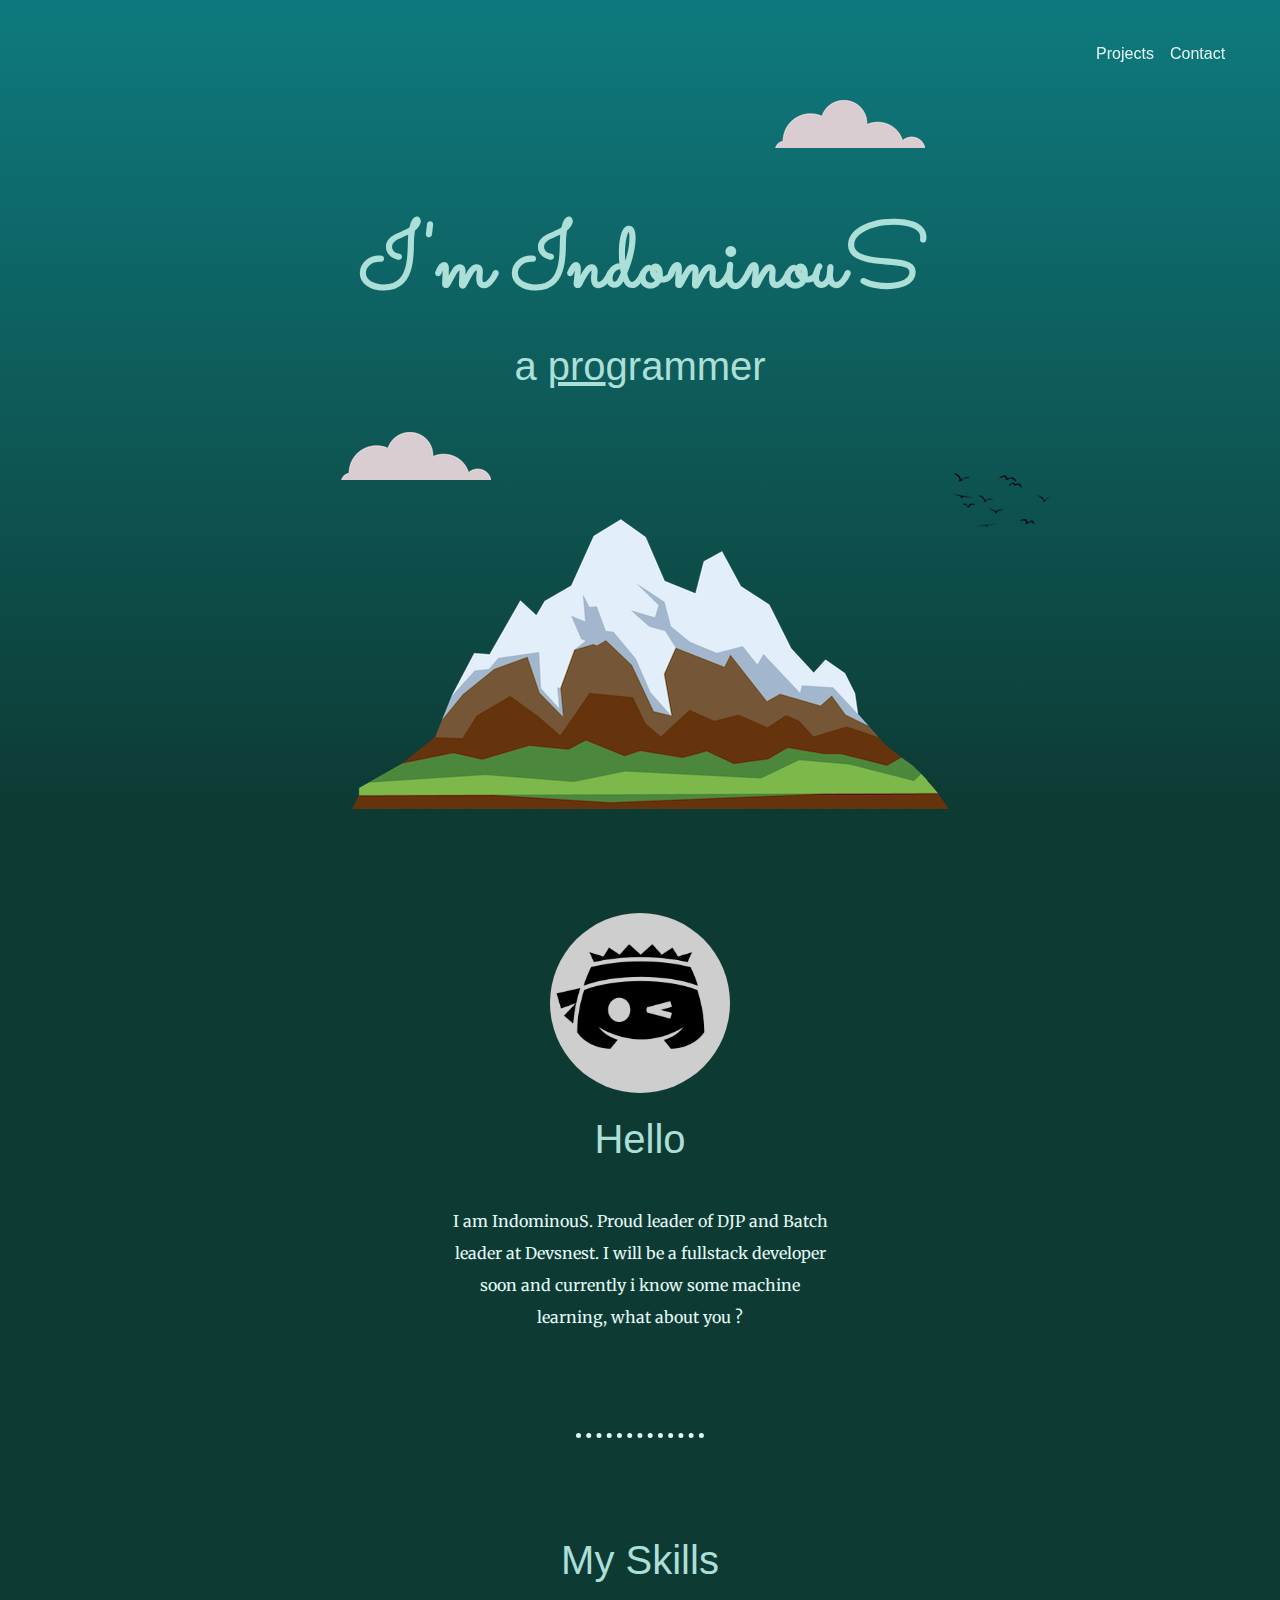
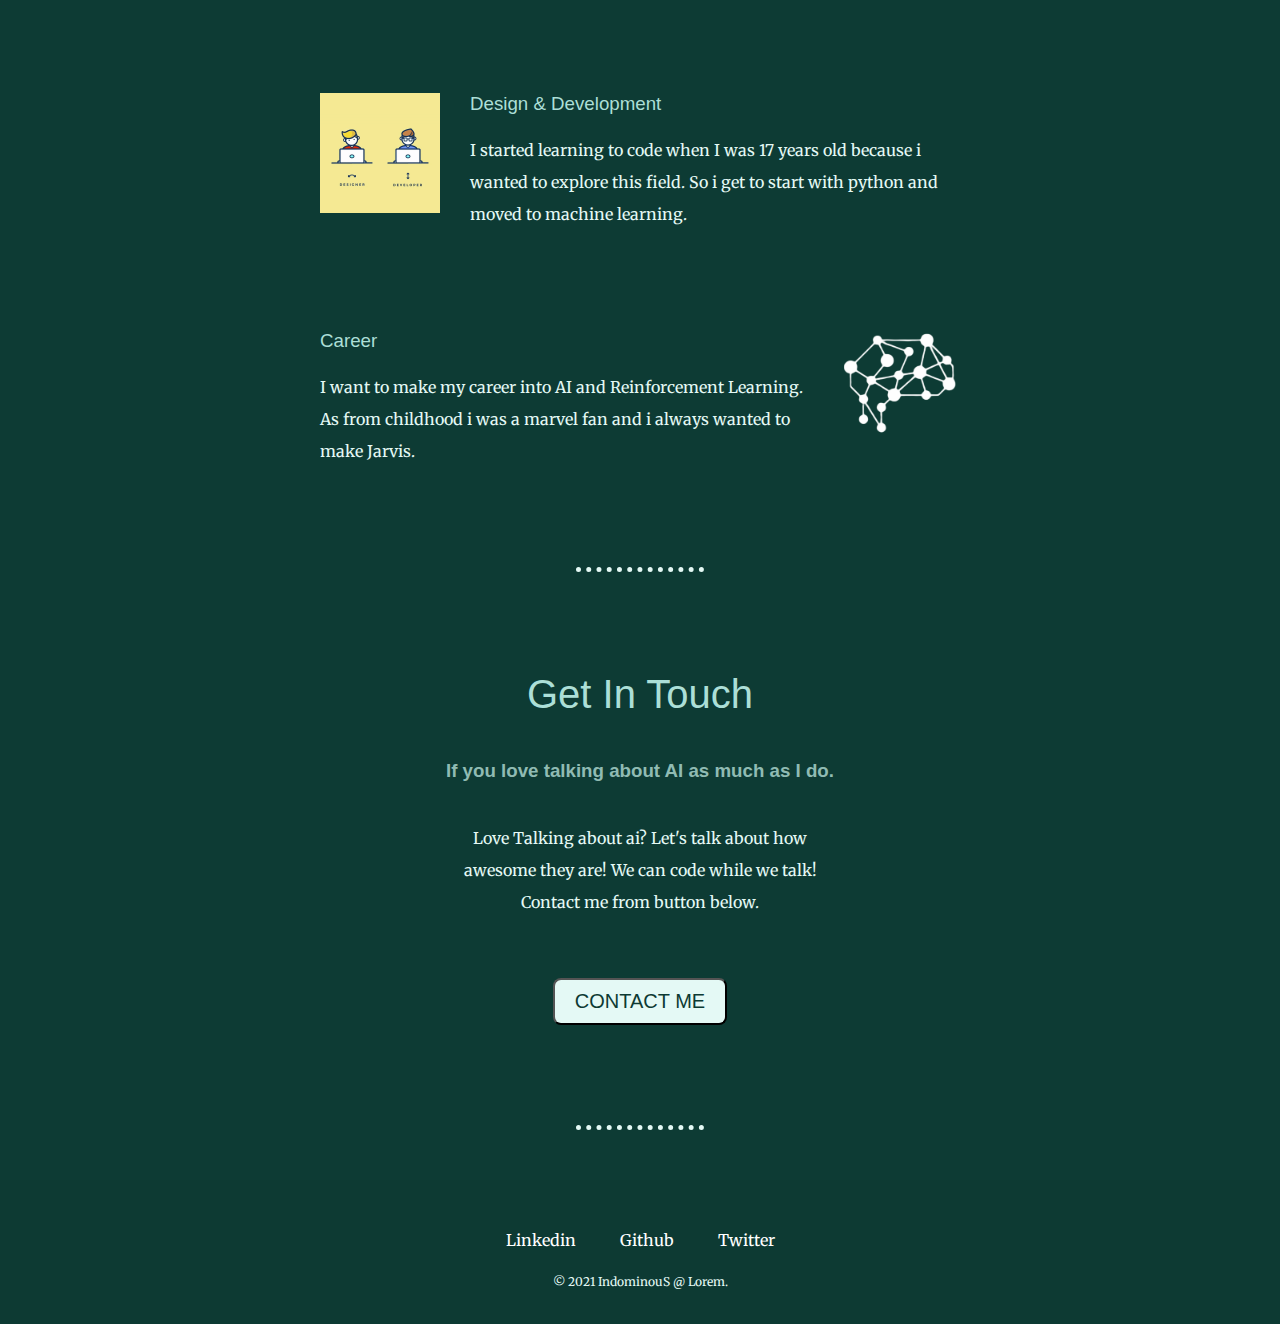
<file: index.html>
<!DOCTYPE html>
<html lang="en">
<head>
    <meta charset="UTF-8">
    <meta http-equiv="X-UA-Compatible" content="IE=edge">
    <meta name="viewport" content="width=device-width, initial-scale=1.0">
    <title>Document</title>
    <link rel="stylesheet" href="css/index.css">
    <link rel="icon" href="minion.png">
    <link rel="preconnect" href="https://fonts.gstatic.com">
    <link href="https://fonts.googleapis.com/css2?family=Merriweather&family=PT+Serif&family=Sacramento&display=swap" rel="stylesheet">
</head>
<body>
    <div class='topcontainer'>
    <div class='header'><a href="#contactbutton"><button class="Contact">Contact</button></a>
    <a href="projects.html"><button class='Contact Projects'>Projects</button></a>
    </div>
        <img src="images/cloud.png" alt="" class='cloud1'>
        <h1>I'm IndominouS</h1>
        <h2>a <span class='pro'>pro</span>grammer</h2>
        <img src="images/cloud.png" alt="" class='cloud2'>
        <!-- <img src="/images/airplane.gif" alt="" class="airplane"> -->
        <img src="images/mountain.png" alt="" class='mountain'>
        <img src="images/birds2.png" alt="" class='birds'>
    </div>
    <div class="midcontainer">
        <div class="profile">
            <img src="images/hi2.png" alt="" class="hi">
            <h2 class='hello'>Hello</h2>
            <p class="pintro">I am IndominouS. Proud leader of DJP and Batch leader at Devsnest. I will be a fullstack developer soon and currently i know some machine learning, what about you ?</p>
        </div>
        <hr class="profilehr">
        <div class="skills">
            <h2>My Skills</h2>
            <div class="skillbox">
                <img src="images/dd.gif" alt="" class="dd">
                <h3>Design & Development</h3>
                <p class='skillpara'>I started learning to code when I was 17 years old because i wanted to explore this field. So i get to start with python and moved to machine learning.</p>
            </div>
            <div class="skillbox">
                <img src="images/brai.png" alt="" class='ai'>
                <h3>Career</h3>
                <p class="skillpara">I want to make my career into AI and Reinforcement Learning. As from childhood i was a marvel fan and i always wanted to make Jarvis.</p>
            </div>
        </div>
        <hr class="profilehr">
        <div class="contact">
            <h2 id="getintouch">Get In Touch</h2>
                <h3 id="talkai">If you love talking about AI as much as I do.</h3>
                <p id="aitalks">Love Talking about ai? Let's talk about how awesome they are! We can code while we talk! Contact me from button below.</p>
            <a href="contact.html"><button class="contactbutton" id='contactbutton'>CONTACT ME</button></a>
        </div>
    </div>
    <hr class="profilehr" id="bottomhr">
    <div class='bottomcontainer'>
        <a class='footer-link' href="https://www.linkedin.com/in/utkarshvijayindo/">Linkedin</a>
        <a class='footer-link' href="https://github.com/NOOBUV">Github</a>
        <a class='footer-link' href="https://twitter.com/IndominouS99">Twitter</a>
        <p class="copyright">© 2021 IndominouS @ Lorem.</p>
    </div>
</body>
</html>
</file>
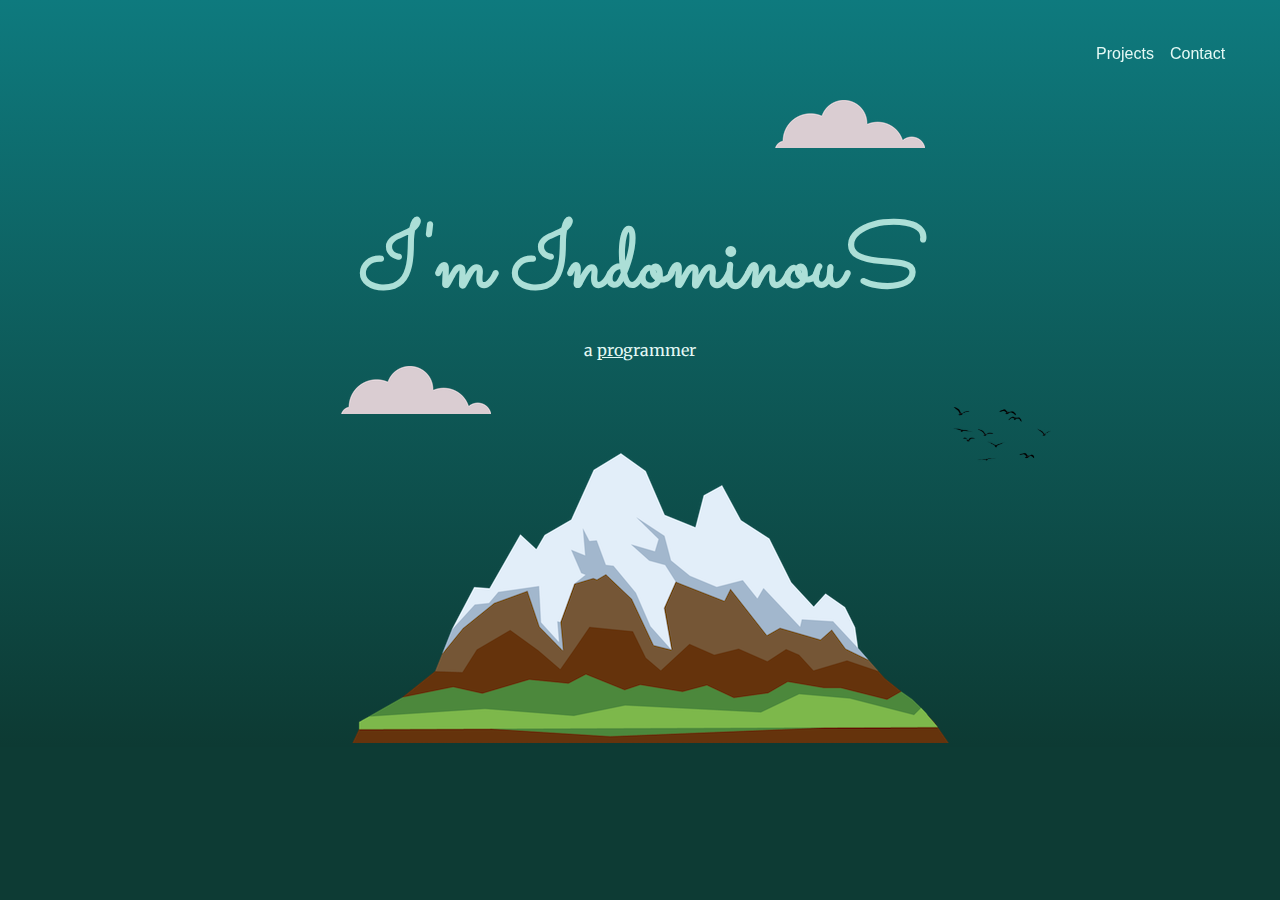
<file: images/index.html>
<!DOCTYPE html>
<html lang="en">
<head>
    <meta charset="UTF-8">
    <meta http-equiv="X-UA-Compatible" content="IE=edge">
    <meta name="viewport" content="width=device-width, initial-scale=1.0">
    <title>Document</title>
    <link rel="stylesheet" href="/css/index.css">
    <link rel="icon" href="minion.png">
    <link rel="preconnect" href="https://fonts.gstatic.com">
    <link href="https://fonts.googleapis.com/css2?family=Merriweather&family=PT+Serif&family=Sacramento&display=swap" rel="stylesheet">
</head>
<body>
    <div class='topcontainer'>
    <div class='header'><a href="contact.html"><button class="Contact">Contact</button></a>
    <button class='Contact Projects'>Projects</button>
    </div>
        <img src="/images/cloud.png" alt="" class='cloud1'>
        <h1>I'm IndominouS</h1>
        <p>a <span class='pro'>pro</span>grammer</p>
        <img src="/images/cloud.png" alt="" class='cloud2'>
        <img src="/images/mountain.png" alt="" class='mountain'>
        <img src="/images/birds2.png" alt="" class='birds'>
    </div>
</body>
</html>
</file>
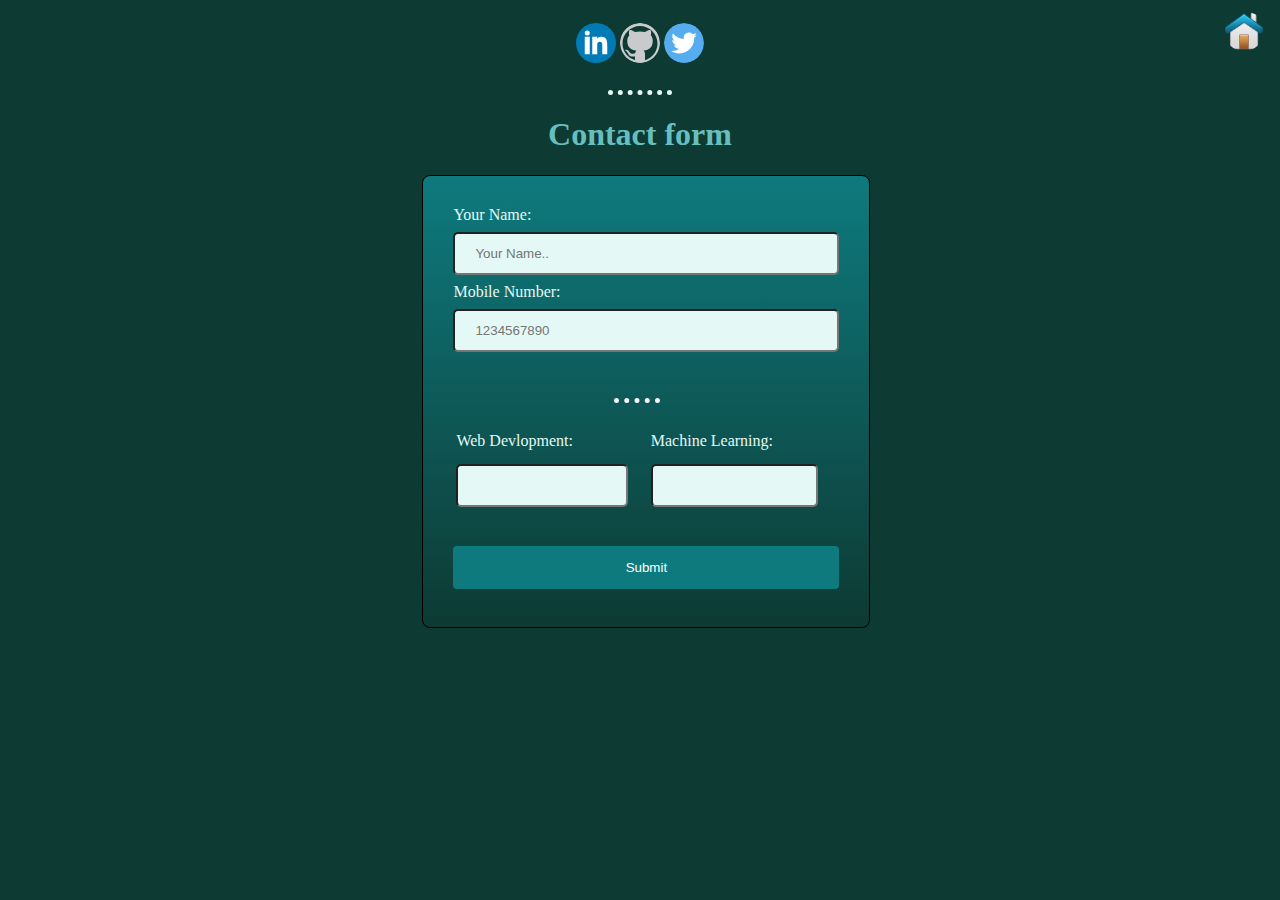
<file: contact.html>
<!DOCTYPE html>
<html lang="en">
<head>
    <meta charset="UTF-8">
    <meta http-equiv="X-UA-Compatible" content="IE=edge">
    <meta name="viewport" content="width=device-width, initial-scale=1.0">
    <title>Document</title>
    <link rel="stylesheet" href="css/contactc.css">
</head>
<body>
    <a href='index.html'> <button class='homebutton'><img src="images/house.png" alt=""></button> </a>
    <table class="imagetable center">
        <tr>
            <td><a href="https://www.linkedin.com/in/utkarshvijayindo/"><img src="images/linkedinicon.svg" alt=""></a></td>
            <td><a href="https://github.com/NOOBUV"><img src="images/githubwhite.svg" alt=""></a></td> 
            <td><a href="https://twitter.com/IndominouS99"><img src="images/twittericon.svg" alt=""></a></td>
        </tr>
    </table>
    <hr>
    <h1 id='contactform'>Contact form   </h1>
    <div>
        <form action="mailto:utkarshvijay99@gmail.com" method="post">
            
            <label>Your Name:</label><br>
            <input type="text" placeholder="Your Name.."> 
            <br>
            <label for="">Mobile Number: </label><br>
            <input type="tel" placeholder="1234567890" maxlength="10" pattern="[0-9]{10}" required>
            <br><br>
            <hr class='formwalahr'>
            <br>
            <table class="contactclass">
                <tr>
                    <td><label for="">Web Devlopment: </label></td>
                    <td><label for="">Machine Learning: </label></td>
                </tr>
                <tr>
                    <td>
                        <input list="hellothere" class="ok">
                        <datalist id='hellothere'>
                            <option value="Frontend"></option>
                            <option value="Backend"></option>
                            <option value="Fullstack"></option>
                        </datalist>
                    </td>
                    <td>
                        <input list="hello" class="ok">
                        <datalist id='hello'>
                            <option value="Model preparing"></option>
                            <option value="Deep Learning"></option>
                            <option value="Automation"></option>
                        </datalist>
                    </td>
                </tr>
            </table>

            <br>
            <input type="submit">
        </form>
    </div>
</body>
</html>
</file>
<file: css/index.css>
body {
    margin: 0px;
    text-align: center;
    font-family: 'Merriweather', serif;
    /* background-image: linear-gradient(#0E7A7E,#72A7A9); */
    background-color: #0D3B34;
}
h1 {
    margin: 0px;
    padding-top: 10px;
    font-family: 'Sacramento', cursive;
    font-size: 5.625rem;
    color: #ACDFD7;
    padding-top: 50px;
    
}
h2 {
    font-size: 2.5rem;
    font-weight: normal;
    color: #ACDFD7;
    font-family: 'Montserrat', sans-serif;
    padding-bottom: 10px;
    margin-top: 10px;
}
h3 {
    font-weight: normal;
    color: #ACDFD7;
    font-family: 'Montserrat', sans-serif;
}
button {
    cursor: pointer;
}
button:hover{
    color: gold;
    
}
.pro {
    text-decoration: underline;
}
.cloud1 {
    margin-left: 420px;

}
.cloud2 {
    margin-bottom: 260%;
    position: absolute;
}
.mountain {
    margin-top: 20px;
    height: 20%;
    position: relative;
    left: 10px;
    /* width:514px */
}
/* .airplane {
    position: absolute;
    top: 40px;
} */
.topcontainer {
    background-image: linear-gradient(#0E7A7E,#0D3A33);
    width: 100%;
    height: 100%;
    padding-top: 100px;
}
.birds {
    width: 10%;
    position: absolute;
    margin-bottom: 20%;
}
.Contact {
    background: none;
    position: absolute;
    top: 35px;
    right: 50px;
    border: none;
    width: 60px;
    font-size: 100%;
    color: #e4f9f5;
    padding: 10px 30px 10px 0px;
    display: inline-block;

}
.Projects {
    right: 125px;
    background: none;
    position: absolute;
    top: 35px;
    border: none;
    width: 60px;
    font-size: 100%;
    color: #e4f9f5;
    padding: 10px 0px 10px 0px;
    display: inline-block;
}
.header {
    border-color: black;
    height: 100px;
    width: 100%;
    background: none;
    margin: none;
    box-sizing: border-box;
    position: fixed;
    top: 0px;
}
.midcontainer {
    margin: 100px auto 100px auto;
}
.hi {
    width: 180px;
    height: 180px;
    border-radius: 50%;
}
.profile {
    margin-top: 100px;
}
.hello {
    color: #ACDFD7;
    margin-top: 20px;
}
p {
    width: 30%;
    color: #e4f9f5;
    margin: auto;
    line-height: 2;
}
.profilehr {
    margin: 100px auto;
    border-style: dotted none none;
    width: 10%;
    border-width: 5px;
    border: 10px 0px 0px 0px;
    color: #e4f9f5;
}
.dd {
    width: 120px;
    float: left;
    margin-right: 30px;
}
.skillbox {
    width: 50%;
    margin: 100px auto 100px auto;
    text-align: left;
}
.skillpara {
    width: 100%;
}
.ai {
    width: 120px;
    float: right;
    margin-left: 30px;
}
#talkai {
    font-weight: bold;
    color: #90BBB3;
}
#getintouch {
    font-weight: normal;
}
#aitalks {
    margin: 40px auto 60px auto;
}
.contactbutton {
    background-color: #e4f9f5;
    font-size: 20px;
    border-radius: 8px;
    padding: 10px 20px 10px 20px;
    color: #0d3a33;
    box-sizing: border-box;
}
.contactbutton:hover {
    background-color: #C0F9EE;
    color: #219482;
}
.bottomcontainer {
    background-color: #0d3a33;
    color: whitesmoke;
    padding: 50px 0px 10px;

}
a {
    text-decoration: none;
    margin: 10px 20px;
    color: white;
}
a:hover {
    color: gold;
}
.copyright {
    font-size: 0.75rem;
    color: #e4f9f5;
    padding: 20px 0px;
}
#bottomhr {
    margin-bottom: 50px;
}
</file>
<file: css/contactc.css>
body {
    background-color:#0D3A33;
    /* background-color: #fcecdd; */
    color: #e4f9f5;
}
hr {
    border-style: dotted none none;
    width: 5%;
    border-color:#e4f9f5; 
    border-width: 5px;
    margin-top: 20px;
}
h1,h3 {
    color: #66bfbf;
    /* color: #fea82f; */
}

img {
    width: 40px;
    height: 40px;
    border-radius: 50%;
}
form {
    padding: 30px;
    border: 1px solid black;
    background-image: linear-gradient(#0E7A7E,#0d3a33);
    border-radius: 8px;
}
div {
    height: 125px;
    position: absolute;
    right: 32%;
    width: 35%;
}
input[type=text] {

    width: 100%;
    background-color:#e4f9f5;;
    padding: 12px 20px;
    margin: 8px 0px;
    border-radius: 5px;
    box-sizing: border-box;
}
input[type=tel] {

    width: 100%;
    background-color:#e4f9f5;
    padding: 12px 20px;
    margin: 8px 0px;
    border-radius: 5px;
    box-sizing: border-box;
}
input[type=submit] {
    width: 100%;
    background-color: #0E7A7E;
    color: white;
    padding: 14px 20px;
    margin: 8px 0;
    border: none;
    border-radius: 4px;
    cursor: pointer;
  }
input[type=submit]:hover {
    background-color: #ACDFD7;
    color: #0D3A33;
}
label {
    display: inline-block;
}
/* **********************************    CLASS   ******************************************* */
.contactclass {
    width: 100%;
    box-sizing: border-box;
}
.ok {
    width: 90%;
    background-color:#e4f9f5;
    padding: 12px 20px;
    margin: 10px 0px;
    border-radius: 5px;
    box-sizing: border-box;
}
.imagetable {
    align-items: center;
    margin-top: 20px;
}
.center {
    margin-left: auto;
    margin-right: auto;
  }
.formwalahr {
    width: 12%;
    border-width: 5px;
    margin-left: 41.5%;
    border-color: whitesmoke;
}
.homebutton {
    position: absolute;
    top: 10px;
    right: 10px;
    border: none;
    background:none;
    font-size: 20px;
    cursor: pointer;
}
.homebutton:hover {
    color: tomato;
}
/* **********************************     ID   ******************************************* */
#contactform {
    text-align: center;
    color: #66bfbf;
}
</file>
